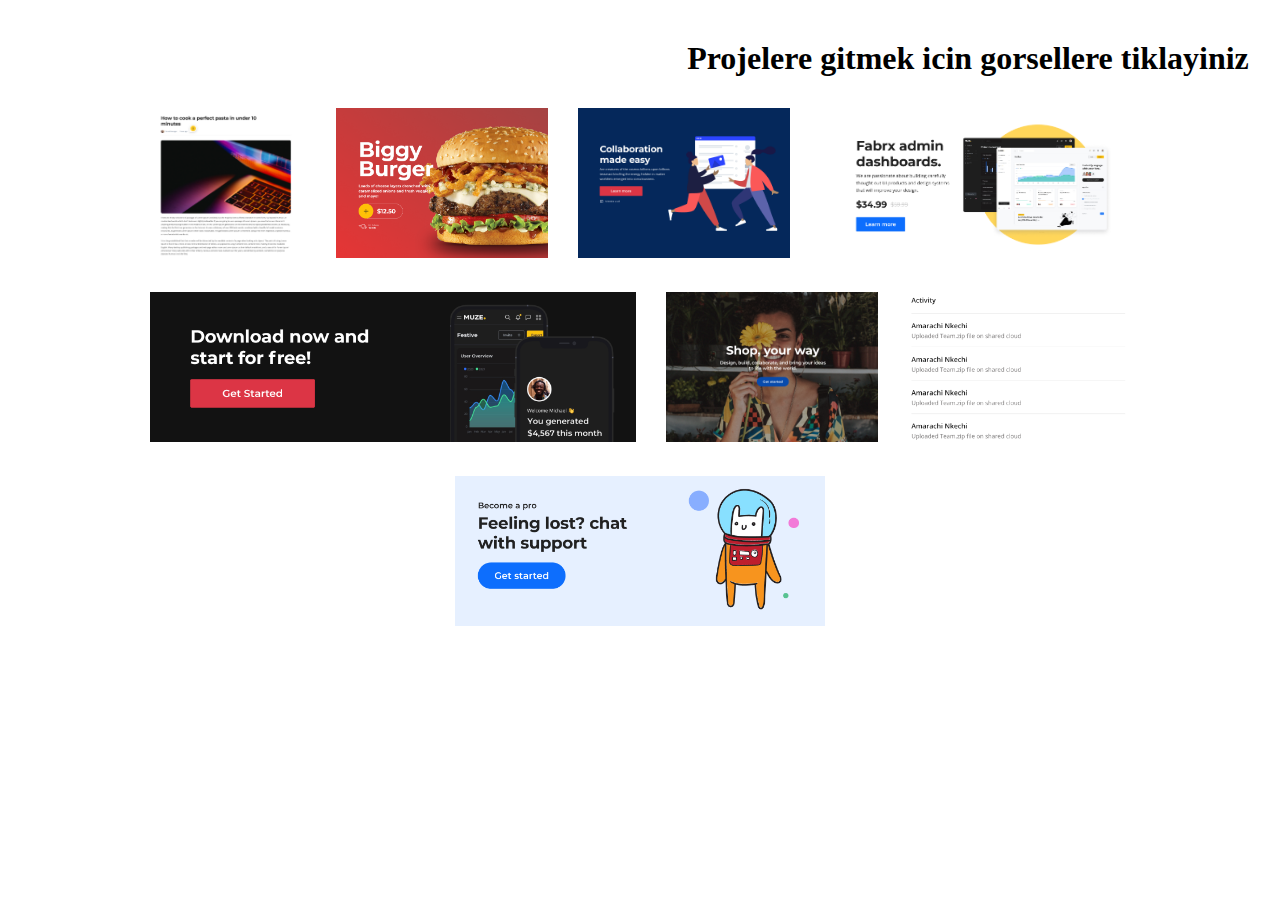
<file: Figma1/index.html>
<!DOCTYPE html>
<html lang="en">
<head>
    <meta charset="UTF-8">
    <meta name="viewport" content="width=device-width, initial-scale=1.0">
    <link rel="stylesheet" href="css/main.css">
    <title>Main Page</title>
</head>
<body>
    <div class="header">
        <h1> Projelere gitmek icin gorsellere tiklayiniz</h1>
    </div>
    <div class="container">
        <a href="pasta/index.html" target="_blank"><img src="images/htc.png" alt="proje 1" class="item"></a>
        <a href="biggyBurger/index.html" target="_blank"><img src="images/burger.png" alt="proje 1" class="item"></a>
        <a href="calloboration/index.html" target="_blank"><img src="images/callibration.png" alt="proje 1" class="item"></a>
        <a href="FabrxDashboard/index.html" target="_blank"><img src="images/dashboard.png" alt="proje 1" class="item"></a>
        <a href="callToAciton/index.html"  target="_blank"><img src="images/downloadNow.png" alt="proje 1" class="item"></a>
        <a href="heroshop1/index.html" target="_blank"><img src="images/flowerGirl.png" alt="proje 1" class="item"></a>
        <a href="activity/index.html" target="_blank"><img src="images/list.png" alt="proje 1" class="item"></a>
        <a href="banner/index.html" target="_blank"><img src="images/astronotCat.png" alt="proje 1" class="item"></a>
    </div>
</body>
</html>
</file>
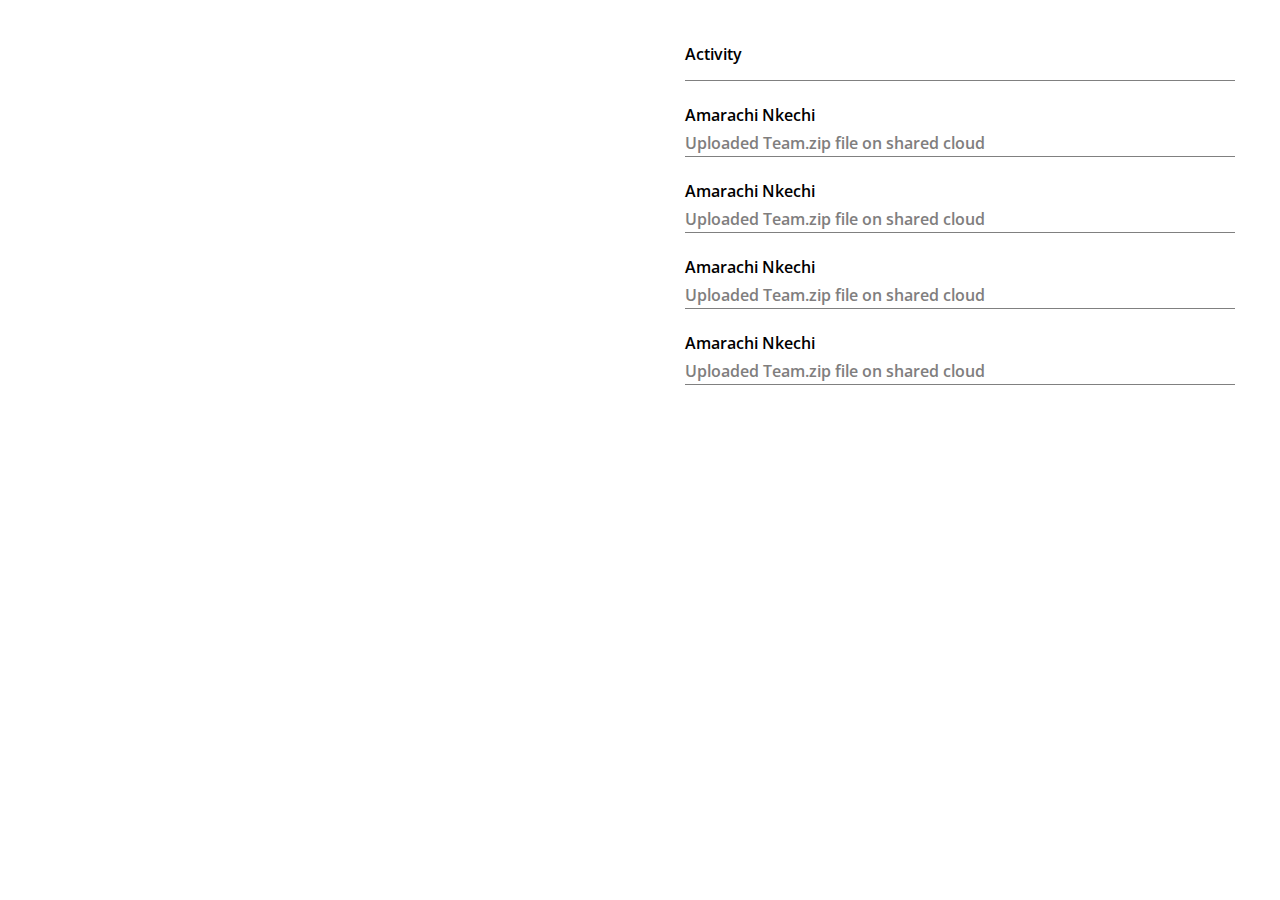
<file: Figma1/activity/index.html>
<!DOCTYPE html>
<html lang="en">

<head>
    <meta charset="UTF-8">
    <meta name="viewport" content="width=device-width, initial-scale=1.0">
    <title>activity</title>
    <link rel="stylesheet" href="css/reset.css">
    <link rel="stylesheet" href="css/main.css">
    <link rel="preconnect" href="https://fonts.googleapis.com">
<link rel="preconnect" href="https://fonts.gstatic.com" crossorigin>
<link href="https://fonts.googleapis.com/css2?family=Montserrat:ital,wght@0,100..900;1,100..900&family=Open+Sans:ital,wght@0,300..800;1,300..800&display=swap" rel="stylesheet">
</head>

<body>
<div class=container>
    <div class="list-item">
        <p class="activity">Activity</p>
    </div>
    <div class="list">
        <p class="list-h1">Amarachi Nkechi</p>
        <p class="desc">Uploaded Team.zip file on shared cloud</p>
    </div>
    <div class="list">
        <p class="list-h1">Amarachi Nkechi</p>
        <p class="desc">Uploaded Team.zip file on shared cloud</p>
    </div>
    <div class="list">
        <p class="list-h1">Amarachi Nkechi</p>
        <p class="desc">Uploaded Team.zip file on shared cloud</p>
    </div>
    <div class="list">
        <p class="list-h1">Amarachi Nkechi</p>
        <p class="desc">Uploaded Team.zip file on shared cloud</p>
    </div>

</div>
</body>

</html>
</file>
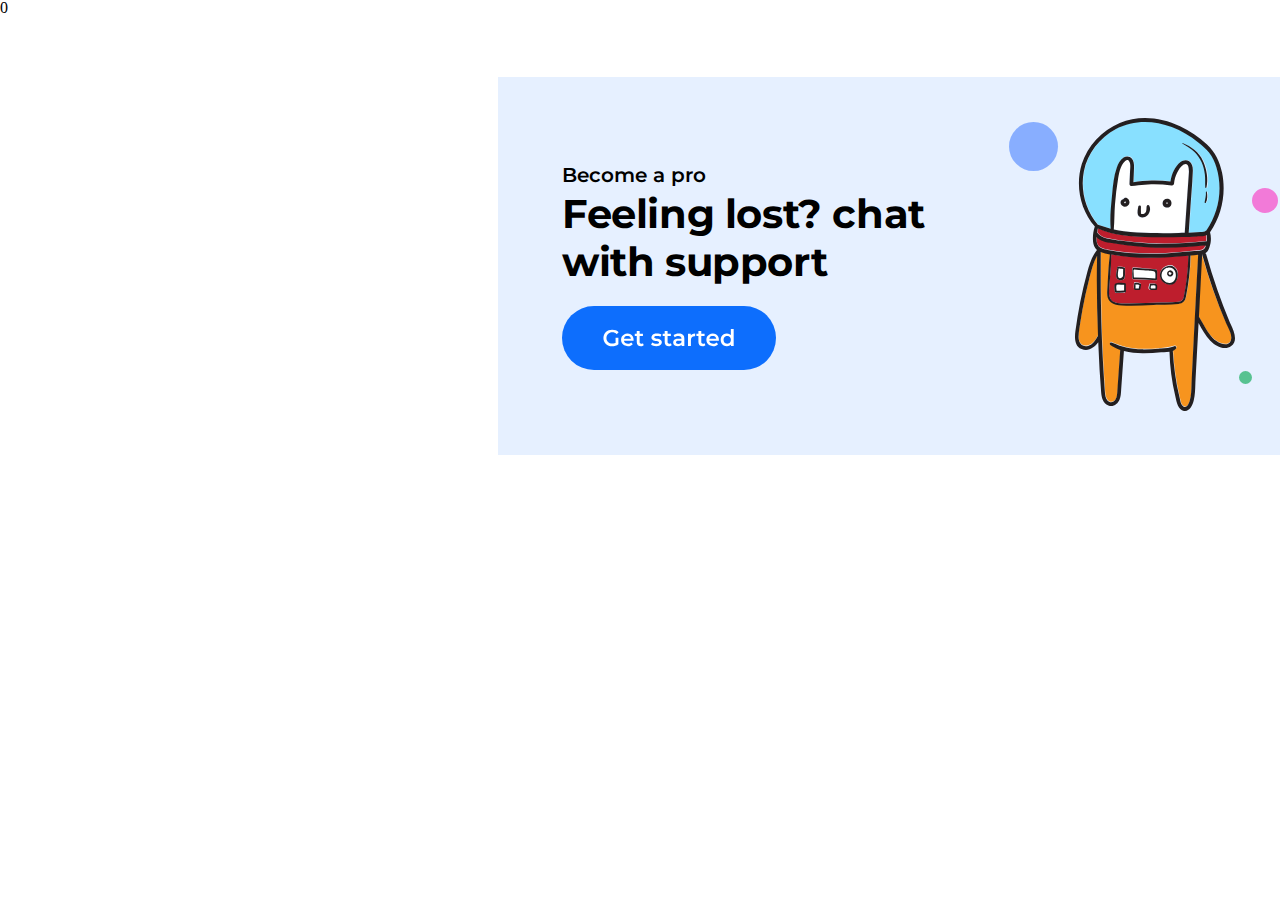
<file: Figma1/banner/index.html>
<!DOCTYPE html>
<html lang="en">

<head>
    <meta charset="UTF-8">
    <meta name="viewport" content="width=device-width, initial-scale=1.0">
    <title>Document</title>
    <link rel="stylesheet" href="css/reset.css">
    <link rel="stylesheet" href="css/main.css">
    <link rel="preconnect" href="https://fonts.googleapis.com">
    <link rel="preconnect" href="https://fonts.gstatic.com" crossorigin>
    <link
        href="https://fonts.googleapis.com/css2?family=Montserrat:ital,wght@0,100..900;1,100..900&family=Open+Sans:ital,wght@0,300..800;1,300..800&display=swap"
        rel="stylesheet">0
</head>

<body>
    <div class="container">
        <div class="content">
            <div class="left-content">
                <p>Become a pro</p>
                <h1>Feeling lost? chat with support</h1>
                <img src="images/button.svg" alt="button">
            </div>
            <div class="right-content">
                <img src="images/mainImage.svg" alt="main image">
            </div>
        </div>
    </div>
</body>

</html>
</file>
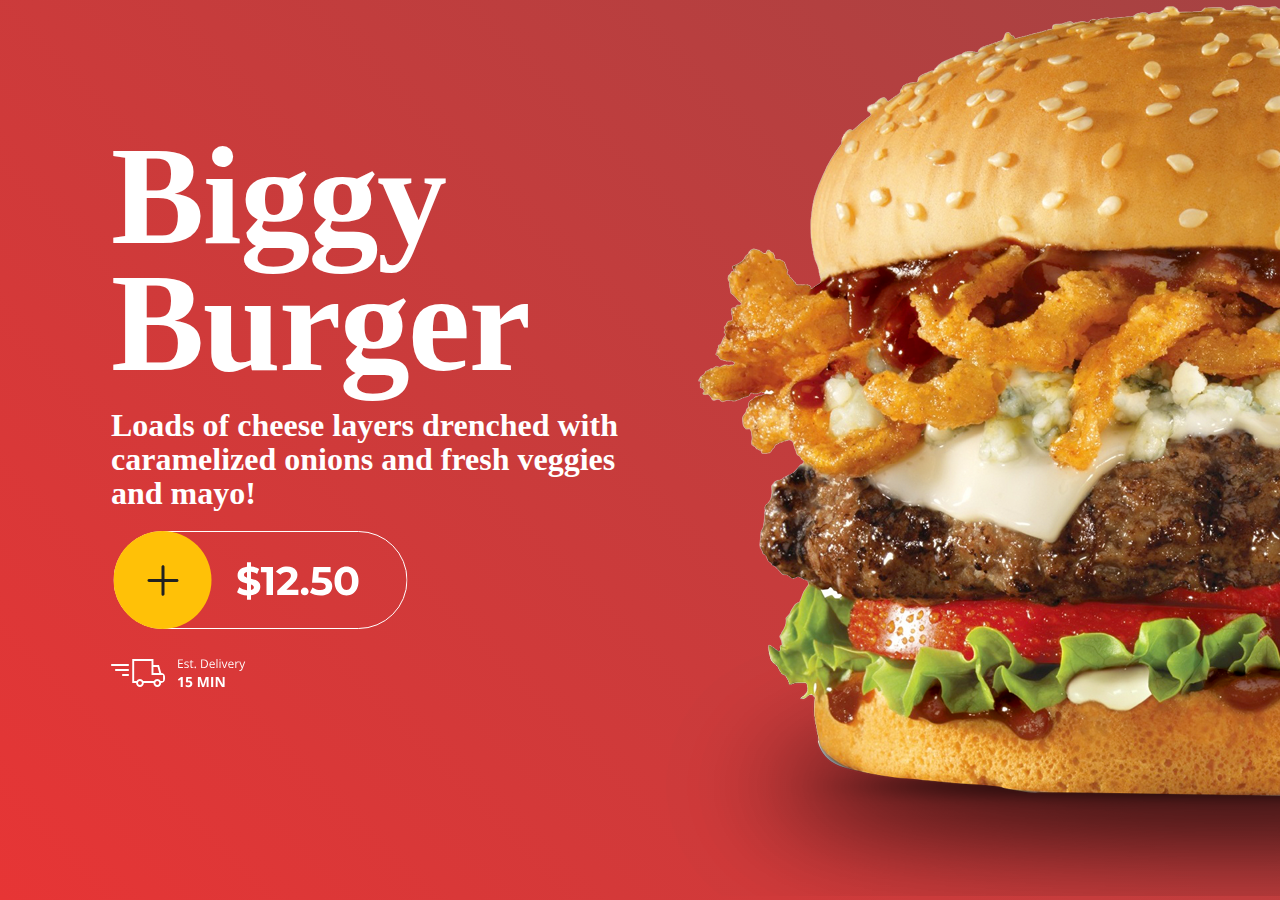
<file: Figma1/biggyBurger/index.html>
<!DOCTYPE html>
<html lang="en">

<head>
    <meta charset="UTF-8">
    <meta name="viewport" content="width=device-width, initial-scale=1.0">
    <link rel="stylesheet" href="css/reset.css">
    <link rel="stylesheet" href="css/main.css">
    <title>Biggy Burger</title>
</head>

<body>
    <div class="container">
        <div class="info">
            <h1>Biggy Burger</h1>
            <p>Loads of cheese layers drenched with caramelized onions and fresh veggies and mayo!</p>
            <img src="images/Button.svg" alt="Button">
            <span class="fst">
                <img src="images/truck-icon.svg" alt="truck icon" class="truck-icon">
            </span>
        </div>
    </div>
    <img src="images/burger.svg" alt="Burger Image" class="burger" >
</body>

</html>
</file>
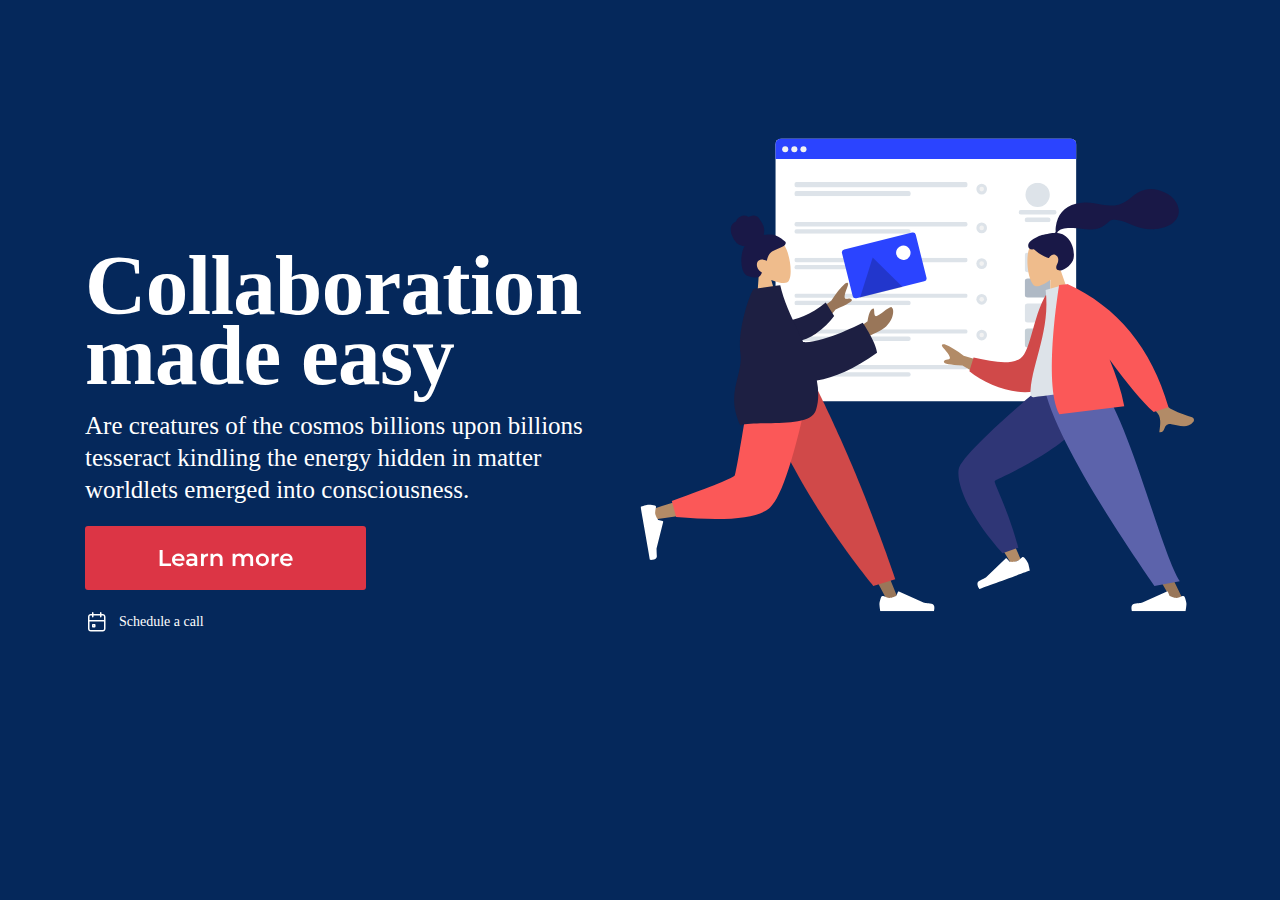
<file: Figma1/calloboration/index.html>
<!DOCTYPE html>
<html lang="en">

<head>
    <meta charset="UTF-8">
    <meta name="viewport" content="width=device-width, initial-scale=1.0">
    <link rel="stylesheet" href="css/main.css">
    <link rel="stylesheet" href="css/reset.css">
    <title>Collaboration</title>
</head>

<body>
    <div class="main-content">
        <div class="desc">
            <h1>Collaboration made easy</h1>
            <p>Are creatures of the cosmos billions upon billions tesseract kindling the energy hidden in matter worldlets emerged into consciousness.</p>
            <img src="images/button.svg" alt="button">
            <p class="icon-para"><img src="images/Calendar.svg" alt="calendar-icon">Schedule a call</p>
        </div>
    </div>
    <div class="right-content">
        <img src="images/mainImage.svg" alt="Main Image" class="right-image" width="555px" height="650px">
    </div>
</body>

</html>
</file>
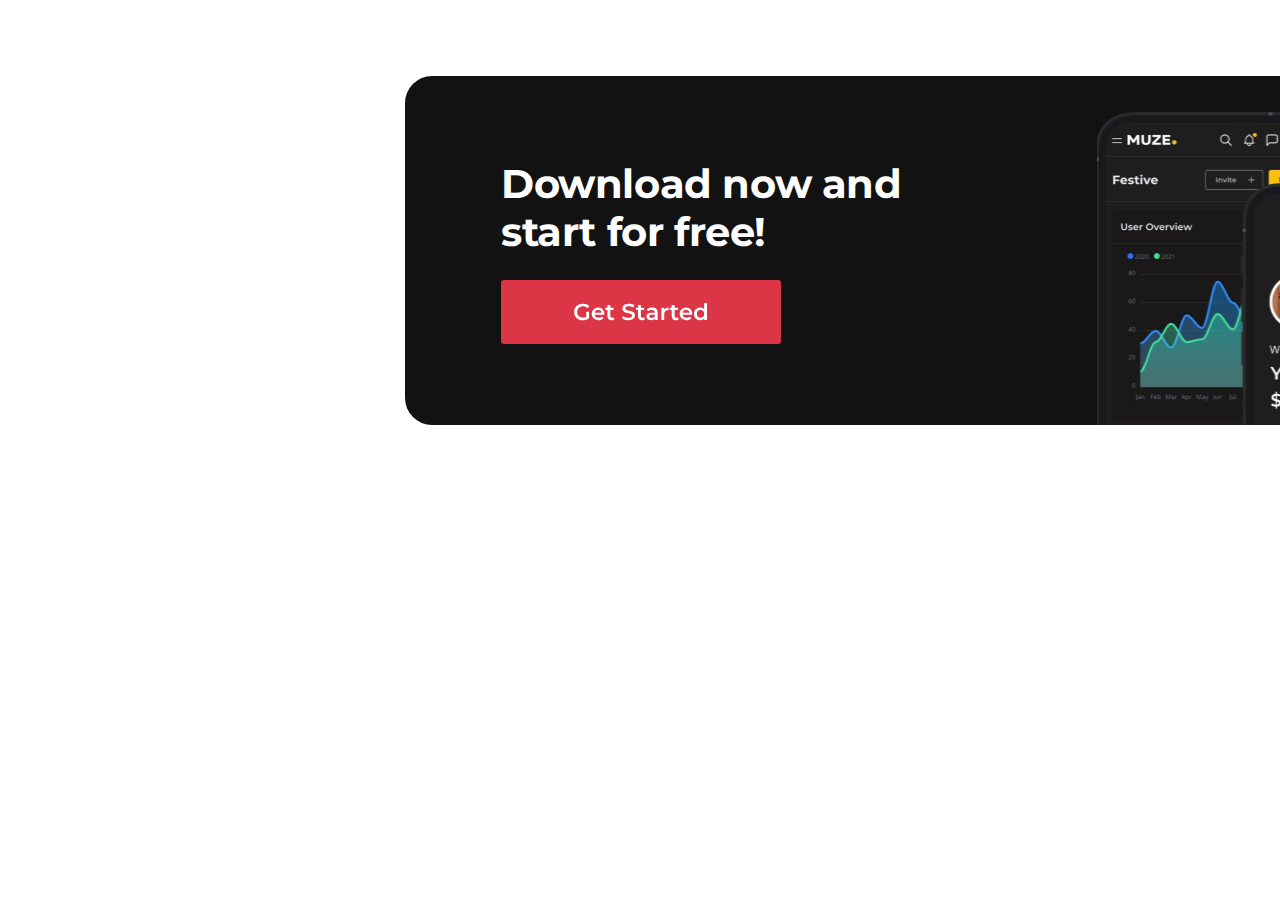
<file: Figma1/callToAciton/index.html>
<!DOCTYPE html>
<html lang="en">
<head>
    <meta charset="UTF-8">
    <meta name="viewport" content="width=device-width, initial-scale=1.0">
    <title>Call To Action</title>
    <link rel="stylesheet" href="css/reset.css">
    <link rel="stylesheet" href="css/main.css">
    <link rel="preconnect" href="https://fonts.googleapis.com">
<link rel="preconnect" href="https://fonts.gstatic.com" crossorigin>
<link href="https://fonts.googleapis.com/css2?family=Montserrat:ital,wght@0,100..900;1,100..900&family=Open+Sans:ital,wght@0,300..800;1,300..800&display=swap" rel="stylesheet">
</head>
<body>
    <div class="container">
        <div class="content">
            <div class="left-content">
                <h1>Download now and start for free!</h1>
                <img src="images/button.svg" alt="button">
            </div>
            <div class="right-content">
                <img src="images/mainImage.svg" alt="main image">
            </div>
        </div>
    </div>
    
</body>
</html>
</file>
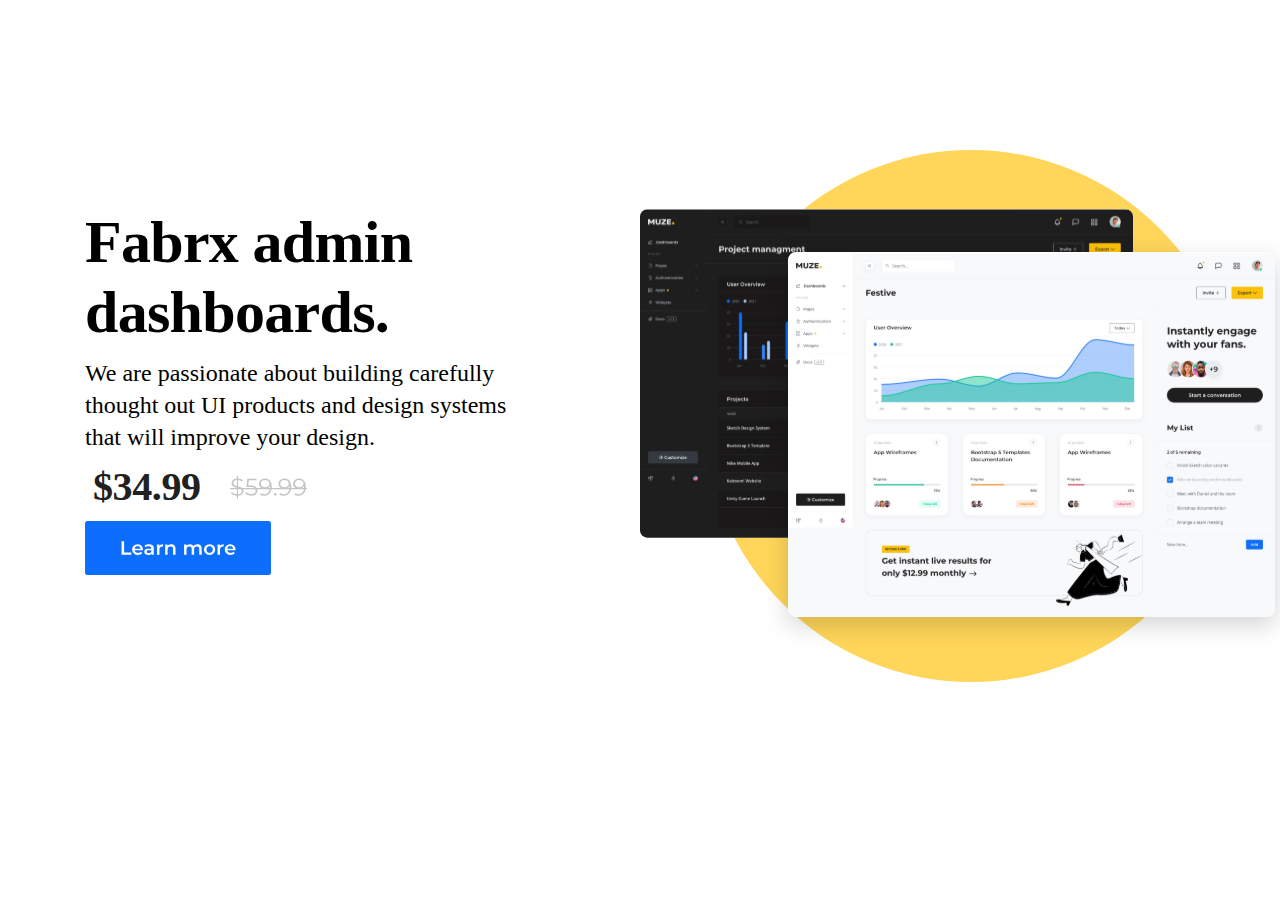
<file: Figma1/FabrxDashboard/index.html>
<!DOCTYPE html>
<html lang="en">

<head>
    <meta charset="UTF-8">
    <meta name="viewport" content="width=device-width, initial-scale=1.0">
    <link rel="stylesheet" href="css/reset.css">
    <link rel="stylesheet" href="css/main.css">
    <title>Fabrx Dashboard</title>
</head>

<body>
    <div class="container">
        <div class="left-content">
            <h1>Fabrx admin dashboards.</h1>
            <p>We are passionate about building carefully thought out UI products and design systems that will improve
                your design.</p>
            <span class="price">
                <p>$34.99</p>
                <img src="images/discount.svg" alt="Discount Percentage">
            </span>
            <img src="images/button.svg" alt="Learn More" class="button" width="145px" height="58px">
        </div>
        <div class="right-content">
            <img src="images/mainImage.svg" alt="main image">
        </div>
    </div>

</body>

</html>
</file>
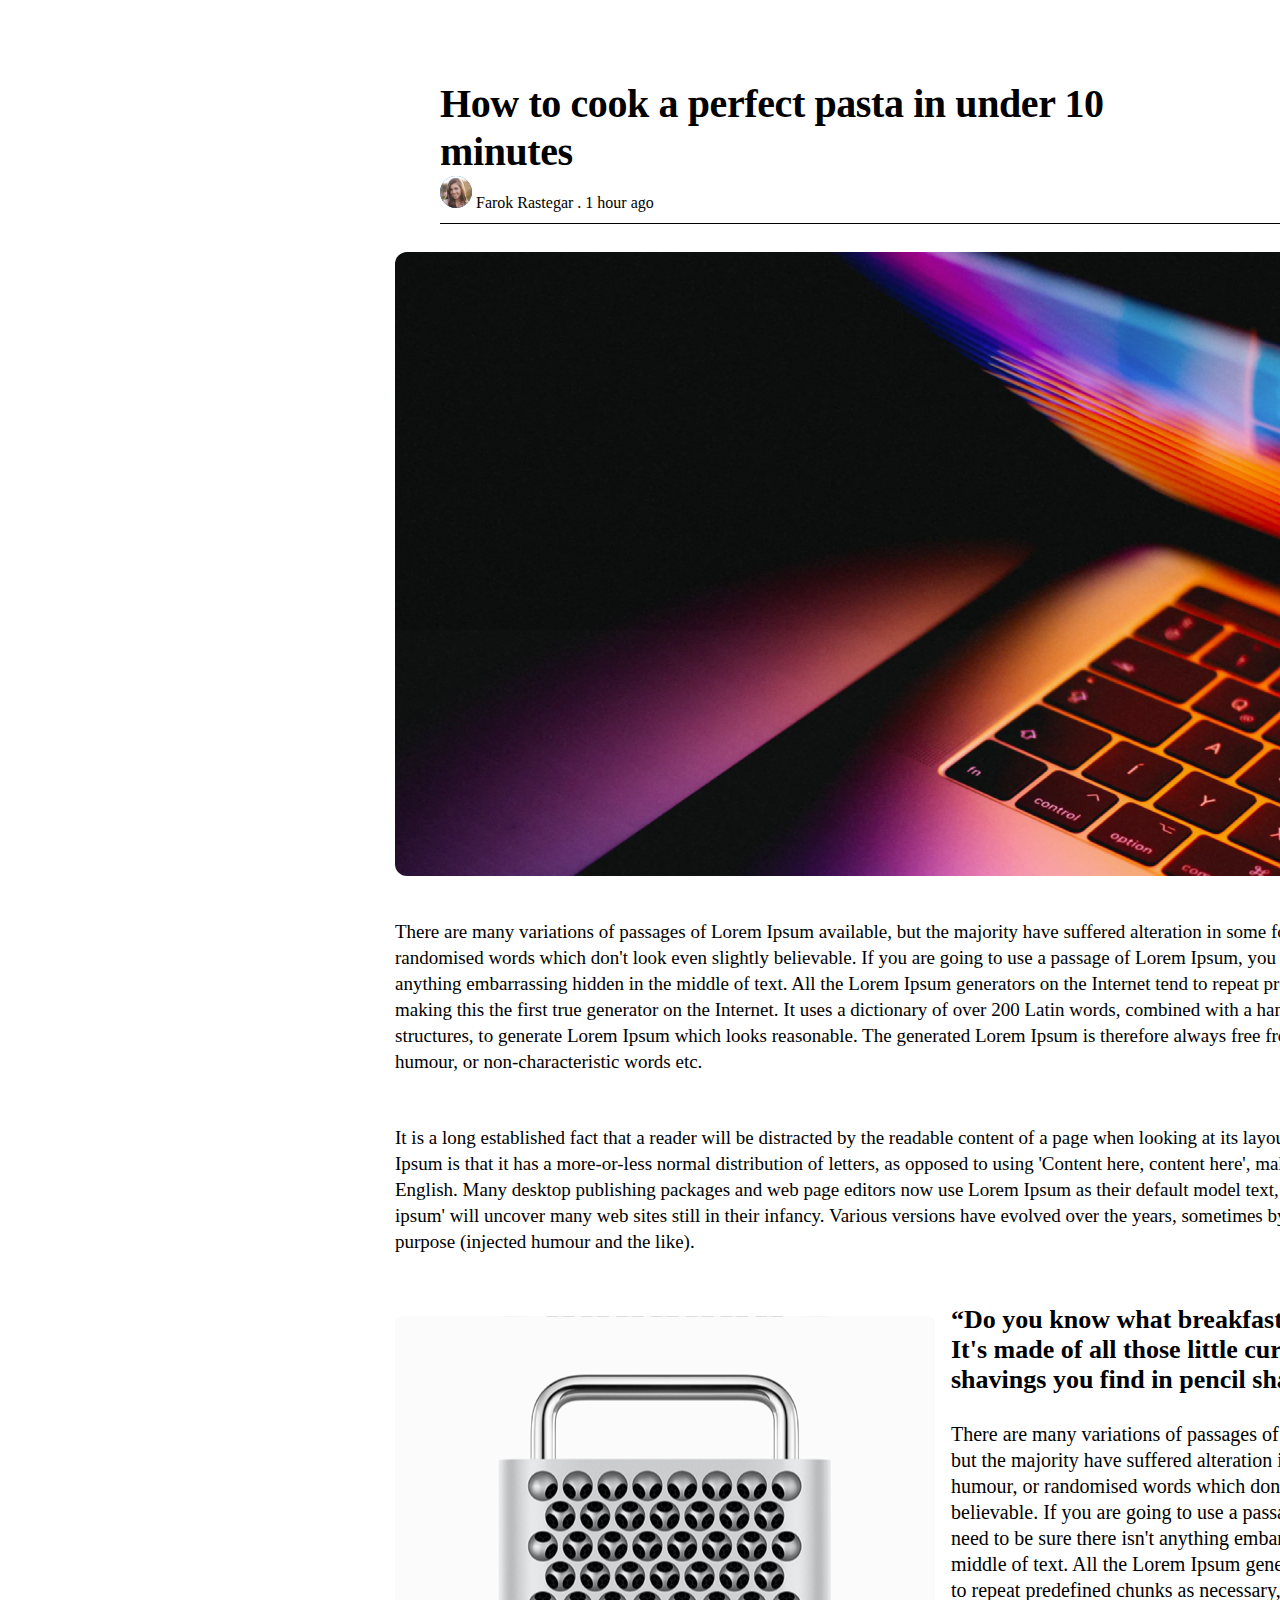
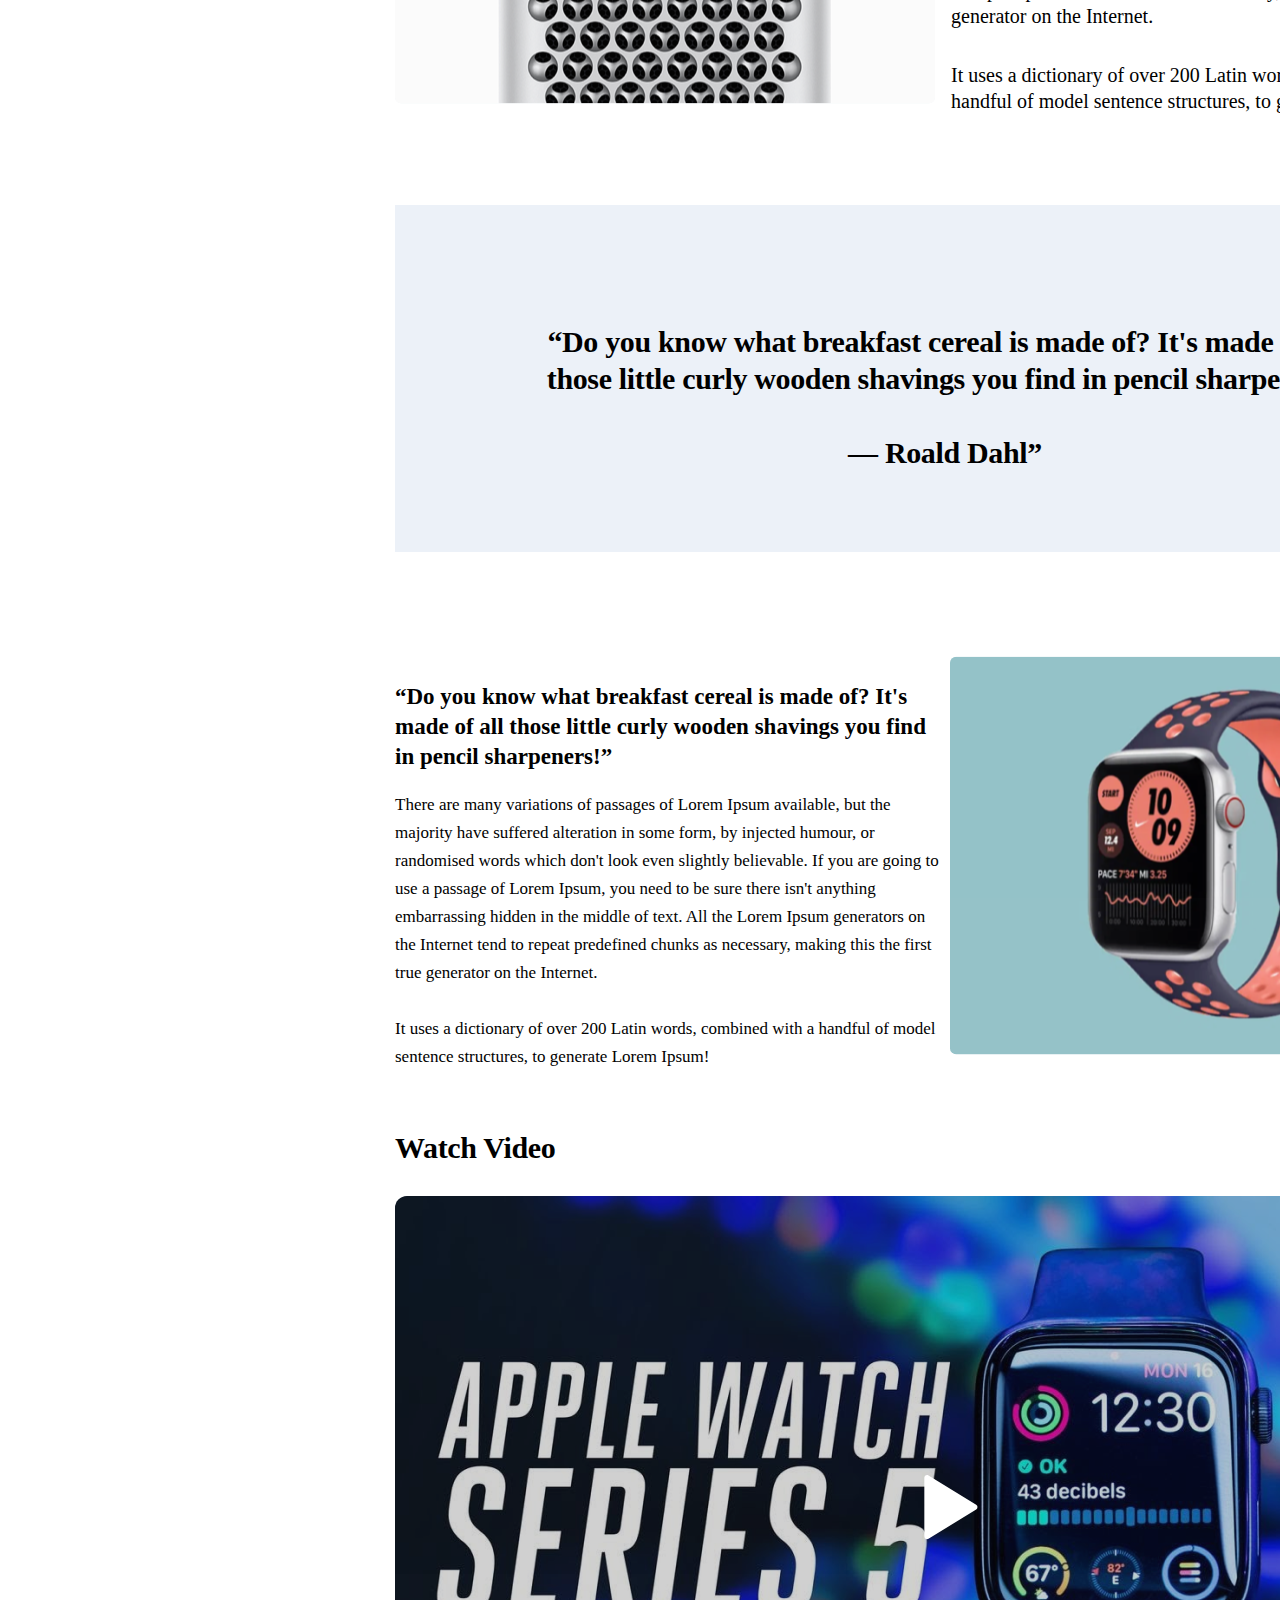
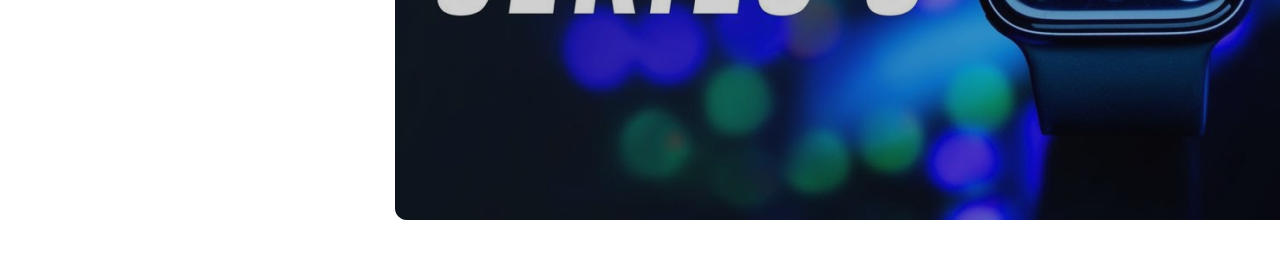
<file: Figma1/pasta/index.html>
<!DOCTYPE html>
<html lang="en">

<head>
    <meta charset="UTF-8">
    <meta name="viewport" content="width=device-width, initial-scale=1.0">
    <title>How to Make Pasta</title>
    <link rel="stylesheet" href="css/main.css">
</head>

<body>
    <header class="header">
        <div class="headerDiv">
            <h1 class="baslik">
                How to cook a perfect pasta in under 10 minutes
            </h1>
            <div class="paylasan" style="width: 400px; height: 32px;">
                <img src="images/profile.svg" width="32px" alt="profilePhoto">
                Farok Rastegar . 1 hour ago
            </div>
        </div>
    </header>
    <div class="mainContent">
        <img src="images/mainImage.svg" alt="laptomImage" class="mainImage">
        <div class="description">
            <div class="des1">
                <p>There are many variations of passages of Lorem Ipsum available, but the majority have suffered
                    alteration in some form, by injected humour, or randomised words which don't look even slightly
                    believable. If you are going to use a passage of Lorem Ipsum, you need to be sure there isn't
                    anything embarrassing hidden in the middle of text. All the Lorem Ipsum generators on the Internet
                    tend to repeat predefined chunks as necessary, making this the first true generator on the Internet.
                    It uses a dictionary of over 200 Latin words, combined with a handful of model sentence structures,
                    to generate Lorem Ipsum which looks reasonable. The generated Lorem Ipsum is therefore always free
                    from repetition, injected humour, or non-characteristic words etc.</p>
            </div>

            <div class="des2">
                <p>It is a long established fact that a reader will be distracted by the readable content of a page when
                    looking at its layout. The point of using Lorem Ipsum is that it has a more-or-less normal
                    distribution of letters, as opposed to using 'Content here, content here', making it look like
                    readable English. Many desktop publishing packages and web page editors now use Lorem Ipsum as their
                    default model text, and a search for 'lorem ipsum' will uncover many web sites still in their
                    infancy. Various versions have evolved over the years, sometimes by accident, sometimes on purpose
                    (injected humour and the like).</p>
            </div>
        </div>

        <div class="grater">
            <img src="images/grater.svg" alt="graterImage" class="graterImage" width="540" height="387">
            <div class="graterDescription">
                <span class="graterDes">
                    <h2>
                        “Do you know what breakfast cereal is made of? It's made of all those little curly wooden
                        shavings you find in pencil sharpeners!”
                    </h2>
                </span>
                <span class="graterDes1">
                    <p>
                        There are many variations of passages of Lorem Ipsum available, but the majority have suffered
                        alteration in some form, by injected humour, or randomised words which don't look even slightly
                        believable. If you are going to use a passage of Lorem Ipsum, you need to be sure there isn't
                        anything embarrassing hidden in the middle of text. All the Lorem Ipsum generators on the
                        Internet tend to repeat predefined chunks as necessary, making this the first true generator on
                        the Internet. </p>
                </span>
                <span class="graterDes2">
                    <p>
                        It uses a dictionary of over 200 Latin words, combined with a handful of model sentence
                        structures, to generate Lorem Ipsum!
                    </p>
                </span>
            </div>
        </div>

        <div class="dyn">
            <div>
                <p class="word">“Do you know what breakfast cereal is made of? It's made of all those little curly
                    wooden shavings you find in pencil sharpeners! <br> <br>― Roald Dahl”</p>
            </div>
        </div>
        <div class="watch">
            <div class="watch-container">
                <div class="watch-des">
                    <h2 class="watch-h1">“Do you know what breakfast cereal is made of? It's made of all those little
                        curly wooden shavings you find in pencil sharpeners!”</h2>
                    <p class="watch-para">There are many variations of passages of Lorem Ipsum available, but the
                        majority have suffered alteration in some form, by injected humour, or randomised words which
                        don't look even slightly believable. If you are going to use a passage of Lorem Ipsum, you need
                        to be sure there isn't anything embarrassing hidden in the middle of text. All the Lorem Ipsum
                        generators on the Internet tend to repeat predefined chunks as necessary, making this the first
                        true generator on the Internet.
                        <br><br>
                        It uses a dictionary of over 200 Latin words, combined with a handful of model sentence
                        structures, to generate Lorem Ipsum!
                    </p>
                </div>
                <div class="watch-image">
                    <img src="images/watch.svg" alt="watch image" height="390px">
                </div>
            </div>
            <div class="watch-video">
                <h2>Watch Video</h2>
                <img src="images/watchVideo.svg" alt="">
            </div>
        </div>






    </div>




</body>

</html>
</file>
<file: Figma1/css/main.css>
.header{
    display: flex;
    align-items: center;
    justify-content: center;
    width: 1920px;
    height: 100px;
}

.container{
    display: flex;
    align-items: center;
    justify-content: center;
    flex-direction: row;
    flex-wrap: wrap;
    gap: 30px;
}

.item{
    width: 150;
    height: 150px;
 img{
    width: 150;
    height: 150px;
 }
}
</file>
<file: Figma1/activity/css/main.css>
.container {
    width: 1920px;
    height: 400px;
    display: flex;
    align-items: center;
    justify-content: center;
    flex-direction: column;
}

.list-item {
    width: 550px;
    height: 65px;
    font-family: "Open Sans";
    font-size: 16px;
    font-weight: 600;
    line-height: 28px;
    text-align: left;
    border-bottom: 1px solid gray;
}

.activity{
    margin-top: 25px;
}

.list-h1{
    margin-top: 20px;
}

.desc{
    color: #807E7E;
    margin-bottom: 30px;
}

.list {
    width: 550px;
    height: 75px;
    font-family: "Open Sans";
    font-size: 16px;
    font-weight: 600;
    line-height: 28px;
    text-align: left;
    border-bottom: 1px solid gray;
}
</file>
<file: Figma1/banner/css/main.css>
.container {
    width: 1920px;
    height: 500px;
    display: flex;
    align-items: center;
    justify-content: center;
    gap: 24px;
}

.content {
    width: 924px;
    height: 378px;
    display: flex;
    flex-wrap: nowrap;
    background-color: #E6F0FF;
    align-items: center;
    
}

.left-content {
    gap: 24px;
    margin-left: 64px;
    p {
        width: 144px;
        height: 30px;
        font-family: "Montserrat";
        font-size: 20px;
        font-weight: 600;
        line-height: 30px;
        text-align: left;
    }

    h1 {
        width: 447px;
        height: 96px;
        font-family: "Montserrat";
        font-size: 40px;
        font-weight: 700;
        line-height: 48px;
        letter-spacing: -0.4000000059604645px;
        text-align: left;
    }

    img{
        margin-top: 20px;
    }
}
</file>
<file: Figma1/biggyBurger/css/main.css>
body {
    background: linear-gradient(225deg, #A54343 0%, #E73535 100%);
    display: flex;
    align-items: center;
    justify-content: center;
}

.container {
    width: 1110px;
    height: 100vh;
    background-color: linear-gradient(225deg, #A54343 0%, #E73535 100%) !important;
    display: flex;
    align-items: center;
    position: relative;
}

.info {
    width: 555px;
    height: 650px;
    flex-direction: column;
    display: flex;
    gap: 22px;
    margin-top: 13px;
    margin-left: 400px;

    h1 {
        width: 517px;
        height: 254px;
        font-family: "Montserrat";
        font-size: 140px;
        font-weight: 700;
        line-height: 127px;
        letter-spacing: -1.5750000476837158px;
        text-align: left;
        color: #fff;
    }

    p {
        width: 517px;
        height: 101px;
        font-family: Montserrat;
        font-size: 32px;
        font-weight: 700;
        line-height: 34px;
        text-align: left;
        color: #fff;

    }

    img {
        width: 299px;
        height: 98px;
        align-self: flex-start;

        &:hover {
            cursor: pointer;
        }
    }

    .fst {
        width: 135px;
        height: auto;
        display: flex; 
        align-items: center; 
    }
    
    .truck-icon {
        width: 135px;
        height: 45px;
        margin-right: 10px; 
    }
    
    .fst {
        display: flex;
        flex-direction: column; 
        justify-content: center; 
    }
    
    .fst p {
        margin: 0;
        font-size: 14px; 
    }
    







    .burger {
        width: 1000px;
        height: 800px;
        display: flex;
        align-items: flex-end;
        position: absolute;
        float: right;
    }

}
</file>
<file: Figma1/calloboration/css/main.css>
body {
    background-color: #05285B;
    display: flex;
    justify-content: center;
    align-items: center;
}

.main-content {
    width: 555px;
    height: 500px;
    display: flex;
    align-items: center;
    gap: 50px;
    padding-top: 150px;
}

.desc {
    display: flex;
    width: 300px;
    height: 400px;
    flex-wrap: wrap;
    gap: 20px;
    top: 50px;
    flex-direction: column;
    align-items: center;
    justify-content: flex-start;
    align-content: space-around;
    padding-top: 50px;

    h1 {
        width: 500px;
        height: 140px;
        font-family: "Montserrat";
        font-size: 85px;
        font-weight: 700;
        line-height: 70px;
        letter-spacing: -0.699999988079071px;
        text-align: left;
        color: #FFFFFF;
    }

    img {
        align-self: flex-start;

        &:hover {
            cursor: pointer;
        }

        margin-right: 10px;
    }

    p {
        width: 500px;
        height: 96px;
        font-family: "Open Sans";
        font-size: 25px;
        font-weight: 400;
        line-height: 32px;
        text-align: left;
        color: #FFFFFF;
        align-self: flex-start;
    }

    .icon-para {
        width: 119px;
        height: 24px;
        font-family: "Open Sans";
        font-size: 14px;
        font-weight: 400;
        line-height: 24px;
        text-align: left;
        color: #FFFFFF;
        display: flex;
    }
}
.right-content {
    display: flex;
}

.right-image {
    width: 555px;
    height: 650px;
    margin-top: 50px;
}
</file>
<file: Figma1/callToAciton/css/main.css>
.container {
    width: 1920px;
    height: 500px;
    display: flex;
    align-items: center;
    justify-content: center;
    gap: 24px;
}

.content {
    width: 1110px;
    height: 349px;
    display: flex;
    flex-wrap: nowrap;
    background-color: #121212;
    align-items: center;
    border-radius: 27px;
}

.left-content {
    width: 426px;
    height: 96px;
    font-family: "Montserrat";
    font-size: 40px;
    font-weight: 700;
    line-height: 48px;
    letter-spacing: -0.4000000059604645px;
    text-align: left;
    color: #fff;
    flex-direction: column;
    margin-left: 96px;
    margin-bottom: 85px;
    img{
        margin-top: 24px;
    }
}

.right-content{
    margin-left: 170px;
    margin-top: 40px;
}
</file>
<file: Figma1/FabrxDashboard/css/main.css>
body {
    display: flex;
    align-items: center;
    justify-content: center;
}

.container {
    width: 1440px;
    height: 500px;
    display: flex;
    justify-content: center;
    flex-direction: row;
    flex-wrap: nowrap;
    margin-top: 150px;
}

.left-content {
    width: 555px;
    height: 248px;
    display: flex;
    flex-direction: column;
    justify-content: center;
    gap: 10px;
    margin-top: 117px;
    h1 {
        font-family: "Montserrat";
        font-size: 60px;
        font-weight: 650;
        line-height: 70px;
        letter-spacing: -0.699999988079071px;
        text-align: left;
    }

    p {
        width: 445px;
        font-family: "Open Sans";
        font-size: 24px;
        font-weight: 400;
        line-height: 32px;
        text-align: left;

    }

    .price {
        width: 231px;
        height: 48px;
        display: flex;
        justify-content: center;
        p {
            width: 137px;
            height: 48px;
            font-family: "Montserrat";
            font-size: 40px;
            font-weight: 700;
            line-height: 48px;
            letter-spacing: -0.4000000059604645px;
            text-align: left;
            color: #212121;
        }
    }
    .button{
        width: 186px;
        height: 58px;
        &:hover{
            cursor: pointer;
        }
    }
}

.right-content{
    width: 555px;
    img{
    }
}
</file>
<file: Figma1/pasta/css/main.css>
@import url("reset.css");

body {
    font-family: "Open Sans", sans-serif;
    padding-left: 165px;
}

.header {
    width: 1440px;
    height: 150px;
    padding: 80px 165px 22px 165px;
    margin-left: 110px;
}

.headerDiv {
    width: Fixed (1, 110px)px;
    max-width: 70%;
    height: Hug (169px)px;
    top: 80px;
    left: 165px;
    gap: 16px;
    opacity: 0px;
    border-bottom: solid 1px;

    .paylasan {
        width: 400px;
        height: 32px;
        font-family: "Open Sans";
        margin-bottom: 15px;
    }
}

.baslik {
    font-family: Montserrat;
    font-size: 40px;
    font-weight: 700;
    line-height: 48px;
    letter-spacing: -0.4000000059604645px;
    text-align: left;
    width: 750px;
}

.mainContent {
    .mainImage {
        width: 1110px;
        height: 624;
        margin-left: 230px;
    }

    .description {
        font-family: "Open Sans";
        font-size: 19px;
        width: 1110px;
        margin-left: 230px;
        margin-top: 40px;
        margin-bottom: 50px;
        width: 1112px;
        height: 336px;
        top: 24px;
        left: 166px;
        gap: 0px;
        opacity: 0px;
        line-height: 26px;

        .des1 {
            margin-bottom: 50px;
        }
    }

    .grater {
        width: 1440px;
        height: 500px;
        display: flex;
        align-items: flex-start;
        gap: 16px;
        margin-left: 230px;
    }

    .graterImage {
        width: 540px;
        height: 410px;
    }

    .graterDescription {
        display: flex;
        flex-direction: column;
        gap: 16px;
    }

    .graterDes {
        width: 540px;
        height: 100px;
        font-family: "Montserrat";
        font-size: 26px;
        font-weight: 700;
        line-height: 30px;
        text-align: left;

    }

    .graterDes1 {
        font-size: 20px;
        line-height: 26px;
        font-family: "Open Sans";
        width: 540px;
        height: 225px;
    }

    .graterDes2 {
        font-size: 20px;
        line-height: 26px;
        font-family: "Open Sans";
        width: 540px;
        height: 387px;
    }

    .dyn {
        width: 1110px;
        height: 347px;
        background: #ECF1F8;
        margin-left: 230px;
        display: flex;
        align-items: center;

        .word {
            width: 860px;
            height: 111px;
            gap: 0px;
            opacity: 0px;
            font-family: "Montserrat";
            font-size: 30px;
            font-weight: 700;
            line-height: 37px;
            letter-spacing: -0.3499999940395355px;
            text-align: center;
            margin-left: 120px;
        }
    }

    .watch {
        width: 1440px;
        height: 90px;
        margin-left: 230px;
        margin-top: 30px;
        flex-wrap: wrap;
    }

    .watch-container {
        width: 1440px;
        height: 547px;
        flex-wrap: wrap;
        display: flex;
        align-items: center;
    }

    .watch-des {
        width: 555px;
        height: 547px;
        display: flex;
        flex-wrap: wrap;
    }

    .watch-h1 {
        width: 555px;
        height: 100px;
        font-family: "Montserrat";
        font-size: 23px;
        font-weight: 700;
        line-height: 30px;
        text-align: left;
        display: flex;
    }

    .watch-image {
        width: 555px;
        height: 547px;
        display: flex;
        margin-bottom: 200px;

        img {
            width: 555px;
            height: 547px;
        }
    }

    .watch-para {
        display: flex;
        width: 546px;
        height: 280px;
        font-family: "Open Sans";
        font-size: 17px;
        font-weight: 400;
        line-height: 28px;
        text-align: left;
        padding-bottom: 150px;
    }

    .watch-video {
        width: 1110px;
        height: 624px;

        h2 {
            width: 194px;
            height: 37px;
            font-family: "Montserrat";
            font-size: 30px;
            font-weight: 700;
            line-height: 37px;
            letter-spacing: -0.3499999940395355px;
            text-align: left;
        }

        img {
            padding-top: 30px;
            margin-bottom: 30px;
        }
    }


}
</file>
